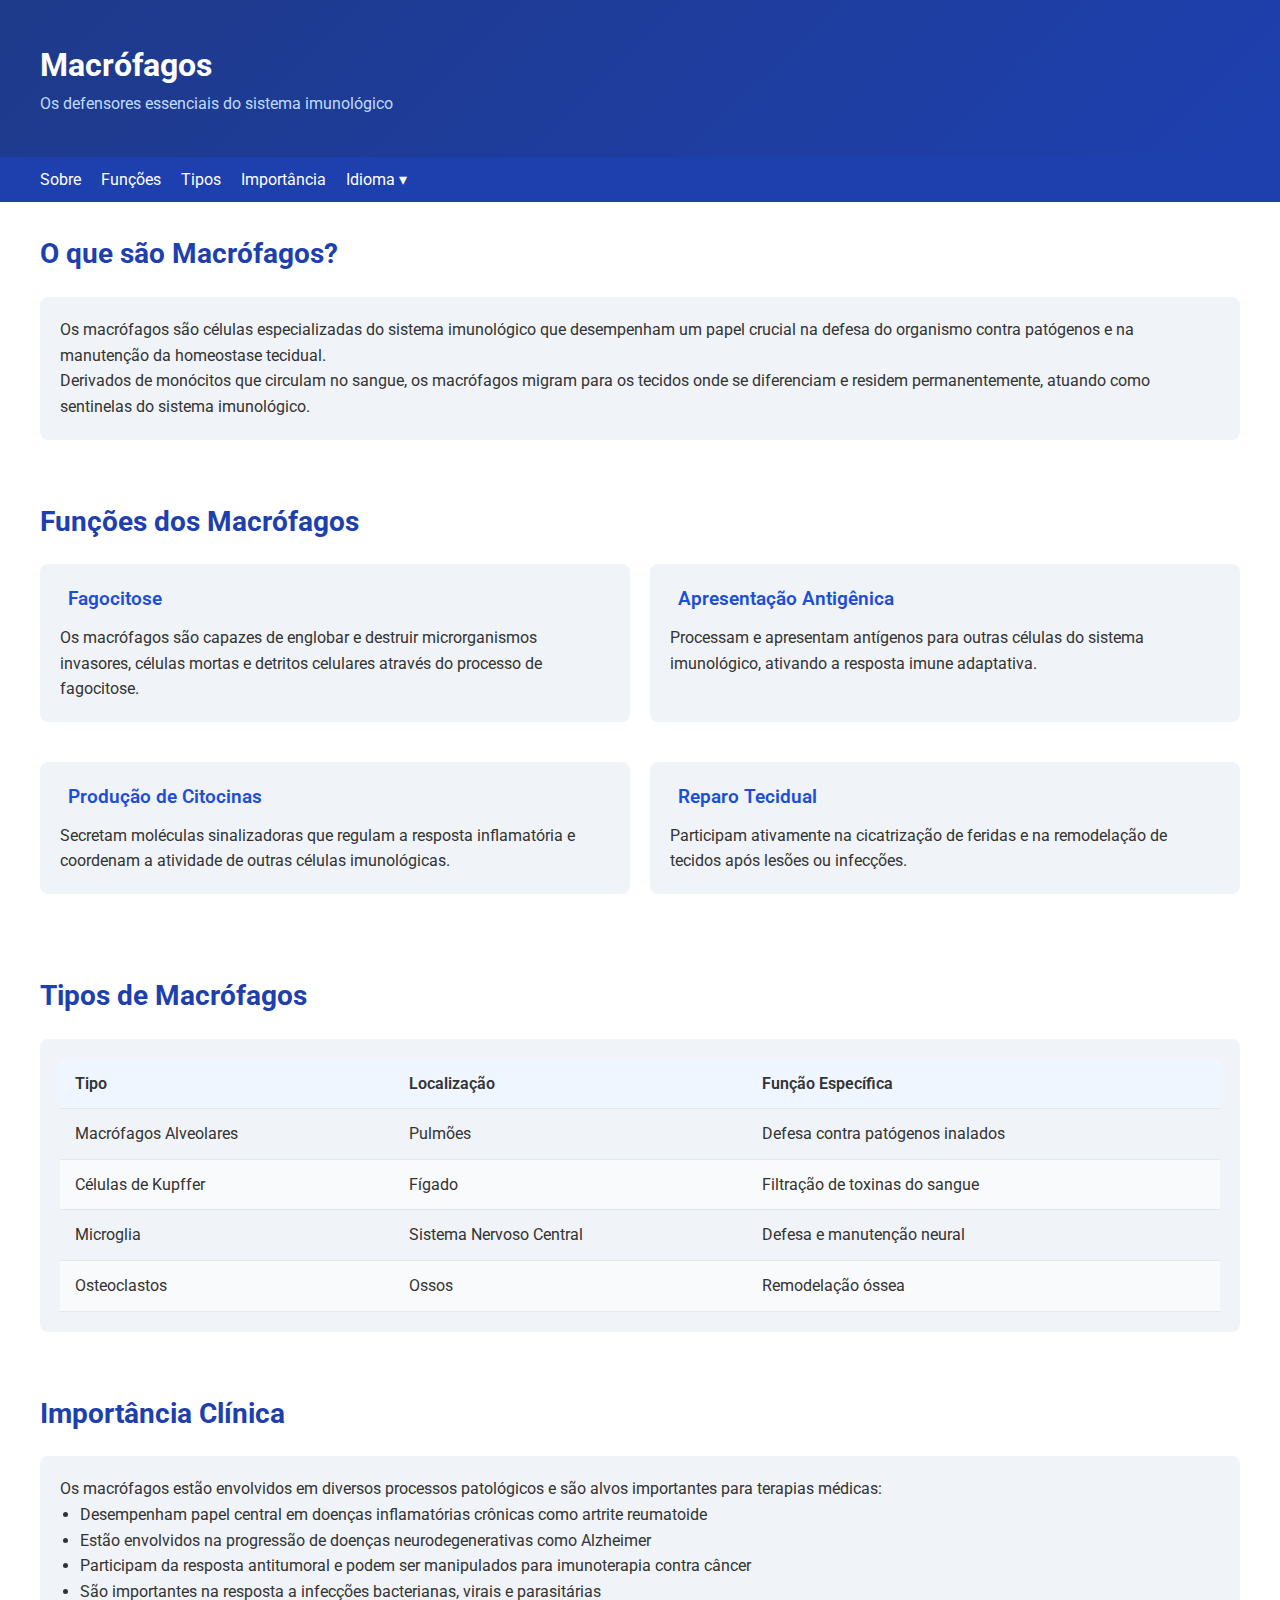
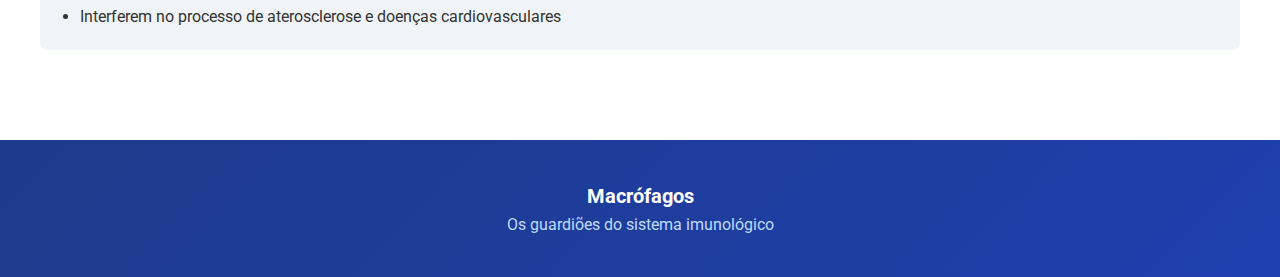
<file: index.html>
<!DOCTYPE html>
<html lang="pt-BR">
<head>
    <meta charset="UTF-8">
    <meta name="viewport" content="width=device-width, initial-scale=1.0">
    <title>Macrófagos - Defensores do Corpo</title>
    <link rel="stylesheet" href="styles/index.css">
    <style>
    @import url('https://fonts.googleapis.com/css2?family=Roboto:ital,wght@0,100..900;1,100..900&display=swap');
    </style>  
</head>
<body class="body-style">
    <header class="cabecalho">
        <div class="container-cabecalho">
            <h1 class="titulo-principal">Macrófagos</h1>
            <p class="subtitulo">Os defensores essenciais do sistema imunológico</p>
        </div>
    </header>

    <nav class="menu-navegacao">
        <div class="container-menu">
            <ul class="lista-menu">
                <li><a href="#sobre" class="link-menu">Sobre</a></li>
                <li><a href="#funcoes" class="link-menu">Funções</a></li>
                <li><a href="#tipos" class="link-menu">Tipos</a></li>
                <li><a href="#importancia" class="link-menu">Importância</a></li>
                <li class="idioma-menu">
                <span class="link-menu">Idioma ▾</span>
            <ul class="submenu-idioma">
                <li><a href="index.html" class="link-submenu">Português</a></li>
                <li><a href="indexen.html" class="link-submenu">English</a></li>
            </ul>
                 </li>

            </ul>
            </ul>
            
        </div> 
    </nav>

    <main class="conteudo-principal">
        <section id="sobre" class="secao">
            <h2 class="titulo-secao">O que são Macrófagos?</h2>
            <div class="caixa-texto">
                <p class="texto">Os macrófagos são células especializadas do sistema imunológico que desempenham um papel crucial na defesa do organismo contra patógenos e na manutenção da homeostase tecidual.</p>
                <p class="texto">Derivados de monócitos que circulam no sangue, os macrófagos migram para os tecidos onde se diferenciam e residem permanentemente, atuando como sentinelas do sistema imunológico.</p>
            </div>
        </section>

        <section id="funcoes" class="secao">
            <h2 class="titulo-secao">Funções dos Macrófagos</h2>
            <div class="grid-funcoes">
                <div class="caixa-card">
                    <h3 class="titulo-card"><i data-feather="shield" class="icone"></i> Fagocitose</h3>
                    <p class="texto">Os macrófagos são capazes de englobar e destruir microrganismos invasores, células mortas e detritos celulares através do processo de fagocitose.</p>
                </div>
                <div class="caixa-card">
                    <h3 class="titulo-card"><i data-feather="activity" class="icone"></i> Apresentação Antigênica</h3>
                    <p class="texto">Processam e apresentam antígenos para outras células do sistema imunológico, ativando a resposta imune adaptativa.</p>
                </div>
                <div class="caixa-card">
                    <h3 class="titulo-card"><i data-feather="alert-circle" class="icone"></i> Produção de Citocinas</h3>
                    <p class="texto">Secretam moléculas sinalizadoras que regulam a resposta inflamatória e coordenam a atividade de outras células imunológicas.</p>
                </div>
                <div class="caixa-card">
                    <h3 class="titulo-card"><i data-feather="heart" class="icone"></i> Reparo Tecidual</h3>
                    <p class="texto">Participam ativamente na cicatrização de feridas e na remodelação de tecidos após lesões ou infecções.</p>
                </div>
            </div>
        </section>

        <section id="tipos" class="secao">
            <h2 class="titulo-secao">Tipos de Macrófagos</h2>
            <div class="caixa-texto">
                <div class="tabela-container">
                    <table class="tabela">
                        <thead class="tabela-cabecalho">
                            <tr>
                                <th class="coluna-titulo">Tipo</th>
                                <th class="coluna-titulo">Localização</th>
                                <th class="coluna-titulo">Função Específica</th>
                            </tr>
                        </thead>
                        <tbody class="tabela-corpo">
                            <tr>
                                <td class="coluna-texto">Macrófagos Alveolares</td>
                                <td class="coluna-texto">Pulmões</td>
                                <td class="coluna-texto">Defesa contra patógenos inalados</td>
                            </tr>
                            <tr>
                                <td class="coluna-texto">Células de Kupffer</td>
                                <td class="coluna-texto">Fígado</td>
                                <td class="coluna-texto">Filtração de toxinas do sangue</td>
                            </tr>
                            <tr>
                                <td class="coluna-texto">Microglia</td>
                                <td class="coluna-texto">Sistema Nervoso Central</td>
                                <td class="coluna-texto">Defesa e manutenção neural</td>
                            </tr>
                            <tr>
                                <td class="coluna-texto">Osteoclastos</td>
                                <td class="coluna-texto">Ossos</td>
                                <td class="coluna-texto">Remodelação óssea</td>
                            </tr>
                        </tbody>
                    </table>
                </div>
            </div>
        </section>

        <section id="importancia" class="secao">
            <h2 class="titulo-secao">Importância Clínica</h2>
            <div class="caixa-texto">
                <p class="texto">Os macrófagos estão envolvidos em diversos processos patológicos e são alvos importantes para terapias médicas:</p>
                <ul class="lista-itens">
                    <li>Desempenham papel central em doenças inflamatórias crônicas como artrite reumatoide</li>
                    <li>Estão envolvidos na progressão de doenças neurodegenerativas como Alzheimer</li>
                    <li>Participam da resposta antitumoral e podem ser manipulados para imunoterapia contra câncer</li>
                    <li>São importantes na resposta a infecções bacterianas, virais e parasitárias</li>
                    <li>Interferem no processo de aterosclerose e doenças cardiovasculares</li>
                </ul>
            </div>
        </section>
    </main>

    <footer class="rodape">
        <div class="container-rodape">
            <div class="rodape-conteudo">
                <div class="rodape-info">
                    <h3 class="titulo-rodape">Macrófagos</h3>
                    <p class="subtitulo-rodape">Os guardiões do sistema imunológico</p>
                </div>
            </div>
        </div>
    </footer>
</body>
</html>
</file>
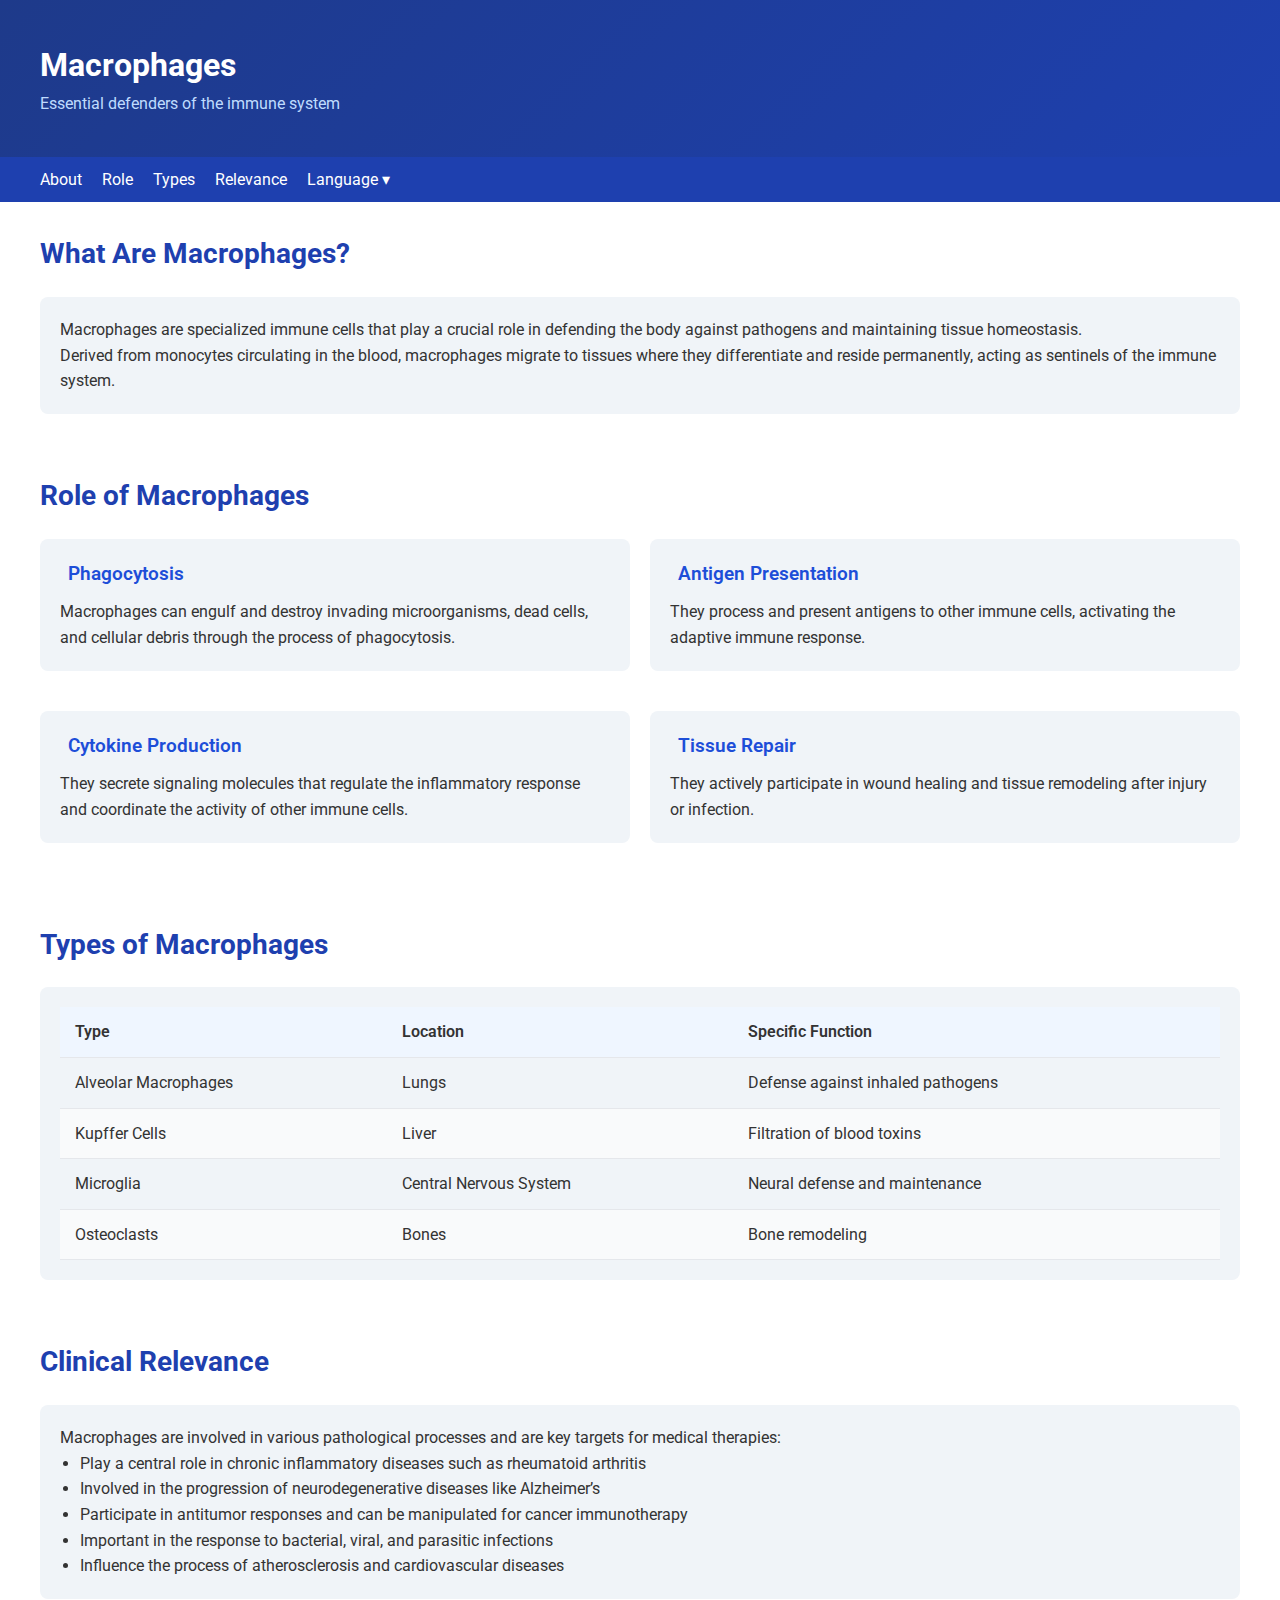
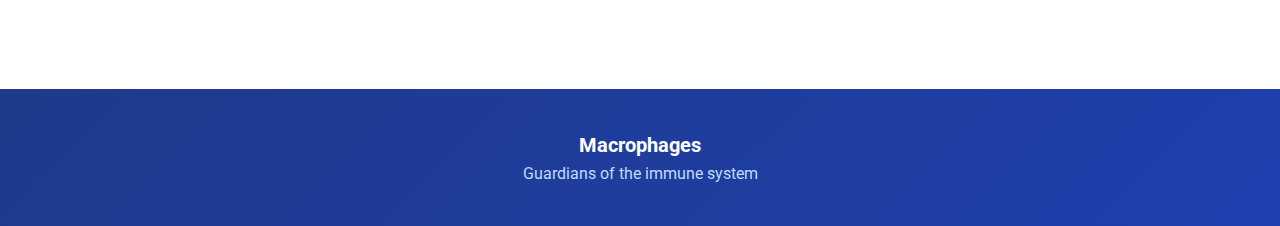
<file: indexen.html>
<!DOCTYPE html>
<html lang="en">
<head>
    <meta charset="UTF-8">
    <meta name="viewport" content="width=device-width, initial-scale=1.0">
    <title>Macrophages – Body's Defenders</title>
    <link rel="stylesheet" href="styles/index.css">
    <style>
    @import url('https://fonts.googleapis.com/css2?family=Roboto:ital,wght@0,100..900;1,100..900&display=swap');
    </style>  
</head>
<body class="body-style">
    <header class="cabecalho">
        <div class="container-cabecalho">
            <h1 class="titulo-principal">Macrophages</h1>
            <p class="subtitulo">Essential defenders of the immune system</p>
        </div>
    </header>

    <nav class="menu-navegacao">
        <div class="container-menu">
            <ul class="lista-menu">
                <li><a href="#sobre" class="link-menu">About</a></li>
                <li><a href="#funcoes" class="link-menu">Role</a></li>
                <li><a href="#tipos" class="link-menu">Types</a></li>
                <li><a href="#importancia" class="link-menu">Relevance</a></li>
                <li class="idioma-menu">
                <span class="link-menu">Language ▾</span>
            <ul class="submenu-idioma">
                <li><a href="index.html" class="link-submenu">Português</a></li>
                <li><a href="indexen.html" class="link-submenu">English</a></li>
            </ul>
                 </li>

            </ul>
        </div>
    </nav>

    <main class="conteudo-principal">
        <section id="sobre" class="secao">
            <h2 class="titulo-secao">What Are Macrophages?</h2>
            <div class="caixa-texto">
                <p class="texto">Macrophages are specialized immune cells that play a crucial role in defending the body against pathogens and maintaining tissue homeostasis.</p>
                <p class="texto">Derived from monocytes circulating in the blood, macrophages migrate to tissues where they differentiate and reside permanently, acting as sentinels of the immune system.</p>
            </div>
        </section>

        <section id="funcoes" class="secao">
            <h2 class="titulo-secao">Role of Macrophages</h2>
            <div class="grid-funcoes">
                <div class="caixa-card">
                    <h3 class="titulo-card"><i data-feather="shield" class="icone"></i> Phagocytosis</h3>
                    <p class="texto">Macrophages can engulf and destroy invading microorganisms, dead cells, and cellular debris through the process of phagocytosis.</p>
                </div>
                <div class="caixa-card">
                    <h3 class="titulo-card"><i data-feather="activity" class="icone"></i> Antigen Presentation</h3>
                    <p class="texto">They process and present antigens to other immune cells, activating the adaptive immune response.</p>
                </div>
                <div class="caixa-card">
                    <h3 class="titulo-card"><i data-feather="alert-circle" class="icone"></i> Cytokine Production</h3>
                    <p class="texto">They secrete signaling molecules that regulate the inflammatory response and coordinate the activity of other immune cells.</p>
                </div>
                <div class="caixa-card">
                    <h3 class="titulo-card"><i data-feather="heart" class="icone"></i> Tissue Repair</h3>
                    <p class="texto">They actively participate in wound healing and tissue remodeling after injury or infection.</p>
                </div>
            </div>
        </section>

        <section id="tipos" class="secao">
            <h2 class="titulo-secao">Types of Macrophages</h2>
            <div class="caixa-texto">
                <div class="tabela-container">
                    <table class="tabela">
                        <thead class="tabela-cabecalho">
                            <tr>
                                <th class="coluna-titulo">Type</th>
                                <th class="coluna-titulo">Location</th>
                                <th class="coluna-titulo">Specific Function</th>
                            </tr>
                        </thead>
                        <tbody class="tabela-corpo">
                            <tr>
                                <td class="coluna-texto">Alveolar Macrophages</td>
                                <td class="coluna-texto">Lungs</td>
                                <td class="coluna-texto">Defense against inhaled pathogens</td>
                            </tr>
                            <tr>
                                <td class="coluna-texto">Kupffer Cells</td>
                                <td class="coluna-texto">Liver</td>
                                <td class="coluna-texto">Filtration of blood toxins</td>
                            </tr>
                            <tr>
                                <td class="coluna-texto">Microglia</td>
                                <td class="coluna-texto">Central Nervous System</td>
                                <td class="coluna-texto">Neural defense and maintenance</td>
                            </tr>
                            <tr>
                                <td class="coluna-texto">Osteoclasts</td>
                                <td class="coluna-texto">Bones</td>
                                <td class="coluna-texto">Bone remodeling</td>
                            </tr>
                        </tbody>
                    </table>
                </div>
            </div>
        </section>

        <section id="importancia" class="secao">
            <h2 class="titulo-secao">Clinical Relevance</h2>
            <div class="caixa-texto">
                <p class="texto">Macrophages are involved in various pathological processes and are key targets for medical therapies:</p>
                <ul class="lista-itens">
                    <li>Play a central role in chronic inflammatory diseases such as rheumatoid arthritis</li>
                    <li>Involved in the progression of neurodegenerative diseases like Alzheimer’s</li>
                    <li>Participate in antitumor responses and can be manipulated for cancer immunotherapy</li>
                    <li>Important in the response to bacterial, viral, and parasitic infections</li>
                    <li>Influence the process of atherosclerosis and cardiovascular diseases</li>
                </ul>
            </div>
        </section>
    </main>

    <footer class="rodape">
        <div class="container-rodape">
            <div class="rodape-conteudo">
                <div class="rodape-info">
                    <h3 class="titulo-rodape">Macrophages</h3>
                    <p class="subtitulo-rodape">Guardians of the immune system</p>
                </div>
            </div>
        </div>
    </footer>

    <script>feather.replace();</script>
</body>
</html>
</file>
<file: styles/index.css>
* {
    margin: 0;
    font-family: "Roboto";
    line-height: 1.6;
    color: #333;
}

.cabecalho {
    background: linear-gradient(135deg, #1e3a8a, #1e40af);
    padding: 20px 0;

}

.container-cabecalho {
    max-width: 1200px;
    margin: 0 auto;
    padding: 20px;
}

.titulo-principal {
    font-size: 2rem;
    font-weight: bold;
    color: #fff;
    text-align: left; 
}

.subtitulo {
    display:flex;
    color: #bfdbfe;
    justify-content:left;
}


.menu-navegacao {
    background-color: #1e40af;
    position: sticky;
    top: 0;
    z-index: 10;
}

.container-menu {
    max-width: 1200px;
    margin: 0 auto;
    padding: 10px 20px;
}

.lista-menu {
    display: flex;
    justify-content: left;
    gap: 20px;
    list-style: none; 
    padding: 0;
    margin: 0;
}

.idioma-menu {
    position: relative;
}

.submenu-idioma {
    display: none;
    position: absolute;
    top: 100%;
    left: 0;
    background-color: #1e40af; 
    list-style: none;
    padding: 0;
    margin: 0;    
    min-width: 120px;

}

.submenu-idioma li {
    border-bottom: 1px solid #3b82f6;
}

.submenu-idioma li:last-child {
    border-bottom: none;
}

.link-submenu {
    display: block;
    padding: 10px 15px;
    color: #fff;
    text-decoration: none;
    font-size: 14px;
}

.link-submenu:hover {
    background-color: #3b82f6;
}

.idioma-menu:hover .submenu-idioma {
    display: block;
}


.link-menu {
    color: #fff;
}

.link-menu:hover {
    text-decoration: none;
    color: #bfdbfe;
}

.conteudo-principal {
    max-width: 1200px;
    margin: 0 auto;
    padding: 30px 20px;
    

}

.secao {
    scroll-margin-top: 100px;
    margin-bottom: 60px;
}

.titulo-secao {
    font-size: 1.75rem;
    font-weight: bold;
    color: #1e40af;
    margin-bottom: 20px;
}


.caixa-texto,
.caixa-card {
    background: #f0f4f8; 
    padding: 20px;
    border-radius: 8px;
    margin-bottom: 20px;
}

.grid-funcoes {
    display: grid;
    grid-template-columns: repeat(2, 1fr);
    gap: 20px;
}

.titulo-card {
    font-size: 1.2rem;
    font-weight: 600;
    color: #1d4ed8;
    margin-bottom: 10px;
    display: flex;
    align-items: center;
}

.icone {
    margin-right: 8px;
}


.tabela {
    border-collapse: collapse;
    width: 100%;
}

.coluna-titulo {
    padding: 12px 15px;
    text-align: left;
    background-color: #eff6ff;
    font-weight: 600;
    border-bottom: 1px solid #e5e7eb;
}

.coluna-texto {
    padding: 12px 15px;
    text-align: left;
    border-bottom: 1px solid #e5e7eb;
}

.tabela-corpo tr:nth-child(even) {
    background-color: #f9fafb;
}


.lista-itens {
    list-style-type: disc;
    padding-left: 20px;
    color: #374151;
}


.rodape {
    background: linear-gradient(135deg, #1e3a8a, #1e40af);
    color: #fff;
    padding: 40px 20px;
    text-align: center;
}

.container-rodape {
    max-width: 1200px;
    margin: 0 auto;
}

.titulo-rodape {
    color:white;
    font-size: 1.25rem;
    font-weight: bold;
}

.subtitulo-rodape {
    color: #bfdbfe;
}


@media (max-width: 768px) {
    .lista-menu {
        display:flex;
        justify-content: center;
        align-items: center;
        gap: 5px;
    }
    
    .titulo-principal{
        display: flex;
        justify-content:center;
    }

    .subtitulo{
        display: flex;
        justify-content: center;
    }
   

    .grid-funcoes {
        grid-template-columns: 1fr;
    }

    .coluna-titulo,
    .coluna-texto {
        padding: 8px;
        font-size: 0.875rem;
        
    }
}

a {
    color: inherit;
    text-decoration: none;
}
</file>
